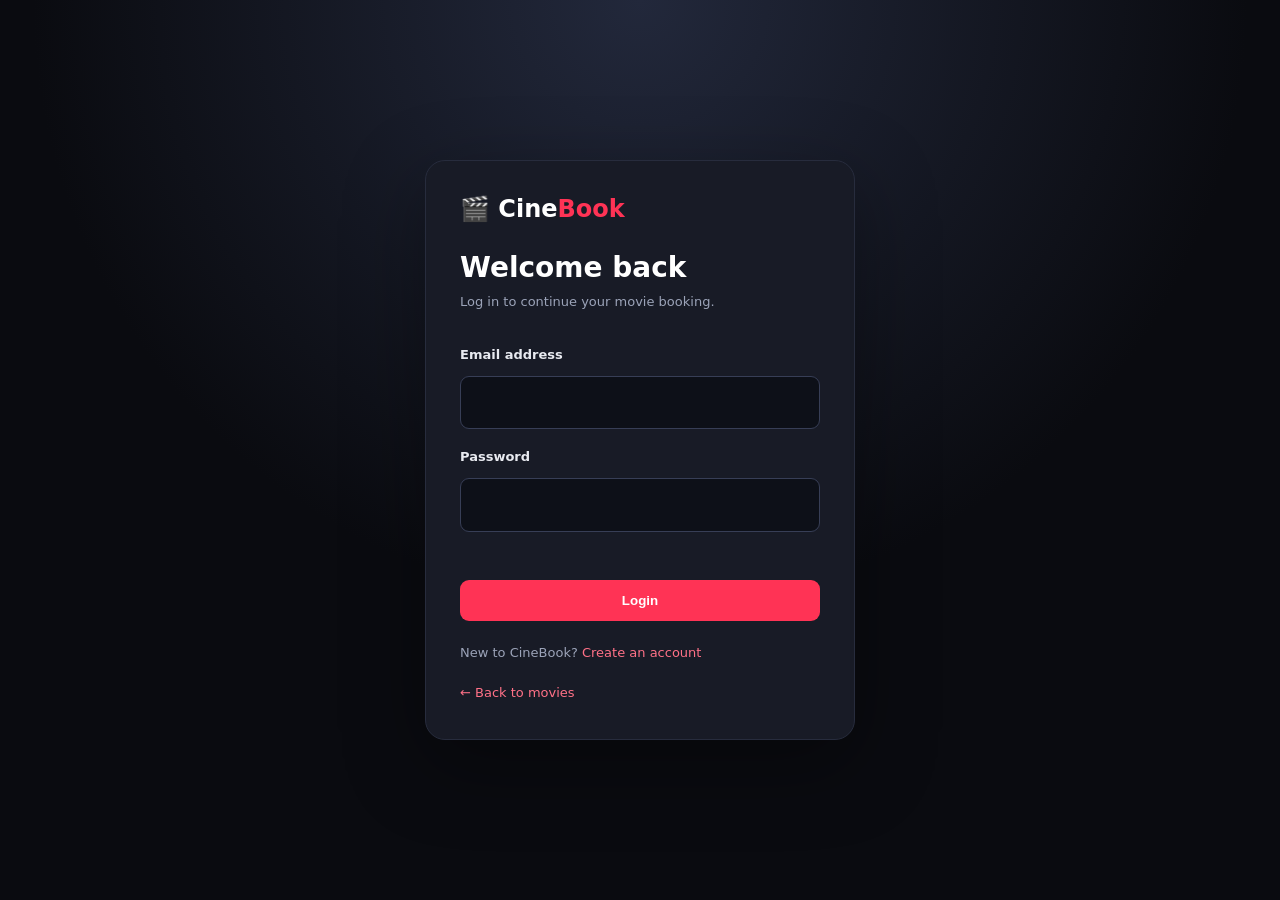
<file: src/main/resources/static/login.html>
<!DOCTYPE html>
<html lang="en"><head><meta charset="UTF-8"><meta name="viewport" content="width=device-width, initial-scale=1.0"><title>Login | CineBook</title><link rel="stylesheet" href="style.css"></head>
<body class="auth-page"><main class="auth-card"><a class="auth-brand" href="index.html">🎬 Cine<span>Book</span></a><h1>Welcome back</h1><p class="auth-subtitle">Log in to continue your movie booking.</p>
<form id="loginForm"><label for="email">Email address</label><input id="email" name="email" type="email" autocomplete="email" required><label for="password">Password</label><input id="password" name="password" type="password" autocomplete="current-password" required><p class="auth-message" id="authMessage" role="alert"></p><button class="auth-submit" type="submit">Login</button></form>
<p class="auth-switch">New to CineBook? <a id="registerLink" href="register.html">Create an account</a></p><a class="auth-back" href="index.html">← Back to movies</a></main><script src="auth.js"></script></body></html>
</file>
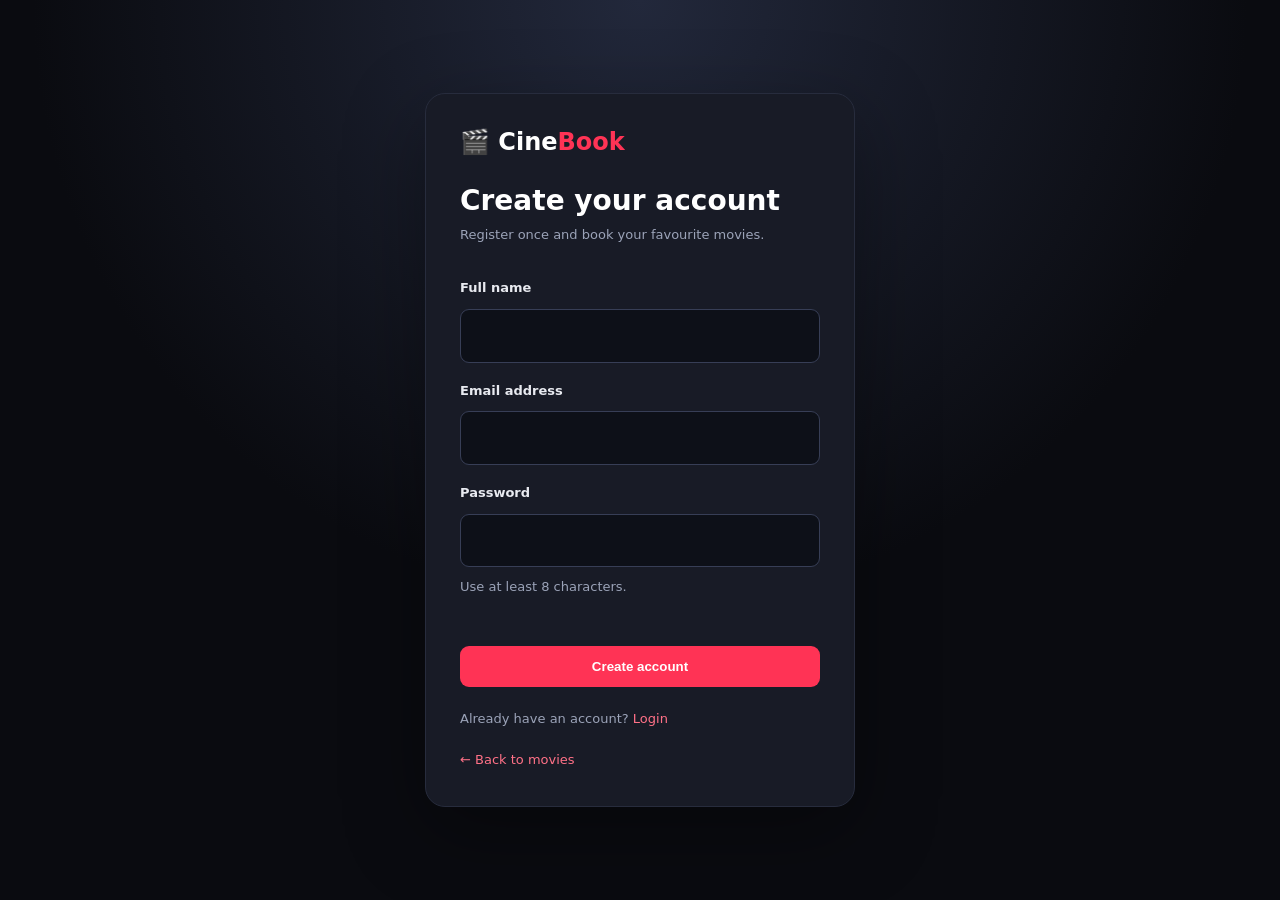
<file: src/main/resources/static/register.html>
<!DOCTYPE html>
<html lang="en"><head><meta charset="UTF-8"><meta name="viewport" content="width=device-width, initial-scale=1.0"><title>Create account | CineBook</title><link rel="stylesheet" href="style.css"></head>
<body class="auth-page"><main class="auth-card"><a class="auth-brand" href="index.html">🎬 Cine<span>Book</span></a><h1>Create your account</h1><p class="auth-subtitle">Register once and book your favourite movies.</p>
<form id="registerForm"><label for="name">Full name</label><input id="name" name="name" type="text" autocomplete="name" minlength="2" maxlength="80" required><label for="email">Email address</label><input id="email" name="email" type="email" autocomplete="email" maxlength="120" required><label for="password">Password</label><input id="password" name="password" type="password" autocomplete="new-password" minlength="8" maxlength="72" required><p class="auth-hint">Use at least 8 characters.</p><p class="auth-message" id="authMessage" role="alert"></p><button class="auth-submit" type="submit">Create account</button></form>
<p class="auth-switch">Already have an account? <a id="loginLink" href="login.html">Login</a></p><a class="auth-back" href="index.html">← Back to movies</a></main><script src="auth.js"></script></body></html>
</file>
<file: src/main/resources/static/style.css>
:root {
    --bg-primary: #0a0b10;
    --bg-surface: #12141c;
    --bg-card: #181b26;
    --bg-card-hover: #202434;
    --border-color: #272c3d;
    --border-light: #373e56;
    
    --accent-red: #ff3355;
    --accent-hover: #e62243;
    --accent-glow: rgba(255, 51, 85, 0.35);

    --accent-gold: #ffb703;
    --accent-green: #06d6a0;
    --accent-cyan: #118ab2;

    --text-white: #ffffff;
    --text-muted: #9ba3b8;
    --text-dim: #6b7280;

    --font-main: 'Plus Jakarta Sans', system-ui, -apple-system, sans-serif;
    --font-heading: 'Space Grotesk', system-ui, sans-serif;

    --radius-sm: 8px;
    --radius-md: 14px;
    --radius-lg: 20px;
}

* {
    margin: 0;
    padding: 0;
    box-sizing: border-box;
}

html {
    scroll-behavior: smooth;
}

body {
    font-family: var(--font-main);
    background-color: var(--bg-primary);
    color: var(--text-white);
    line-height: 1.6;
    overflow-x: hidden;
}

/* ======================================================== */
/* NAVBAR */
/* ======================================================== */
.navbar {
    position: sticky;
    top: 0;
    z-index: 100;
    background: rgba(18, 20, 28, 0.85);
    backdrop-filter: blur(16px);
    -webkit-backdrop-filter: blur(16px);
    border-bottom: 1px solid var(--border-color);
    padding: 14px 6%;
    display: flex;
    justify-content: space-between;
    align-items: center;
    gap: 20px;
}

.nav-brand {
    display: flex;
    align-items: center;
    gap: 12px;
}

.logo {
    font-family: var(--font-heading);
    font-size: 24px;
    font-weight: 700;
    color: var(--text-white);
    text-decoration: none;
    display: flex;
    align-items: center;
    gap: 8px;
}

.logo .accent {
    color: var(--accent-red);
}

.badge-tag {
    font-size: 11px;
    font-weight: 700;
    background: rgba(6, 214, 160, 0.15);
    color: var(--accent-green);
    border: 1px solid rgba(6, 214, 160, 0.3);
    padding: 3px 9px;
    border-radius: 20px;
    letter-spacing: 0.5px;
    text-transform: uppercase;
}

.nav-links {
    display: flex;
    align-items: center;
    gap: 24px;
}

.nav-links a {
    color: var(--text-muted);
    text-decoration: none;
    font-weight: 500;
    font-size: 14px;
    transition: color 0.2s;
}

.nav-links a:hover,
.nav-links a.active {
    color: var(--accent-red);
}

.nav-bookings-btn {
    background: var(--bg-card);
    border: 1px solid var(--border-color);
    color: var(--text-white);
    padding: 8px 16px;
    border-radius: var(--radius-sm);
    font-weight: 600;
    font-size: 13px;
    cursor: pointer;
    display: flex;
    align-items: center;
    gap: 8px;
    transition: all 0.2s;
}

.nav-bookings-btn:hover {
    background: var(--bg-card-hover);
    border-color: var(--accent-red);
}

.booking-count {
    background: var(--accent-red);
    color: white;
    font-size: 11px;
    padding: 1px 7px;
    border-radius: 12px;
}

.user-profile-pill {
    display: flex;
    align-items: center;
    gap: 10px;
    background: rgba(255, 255, 255, 0.05);
    border: 1px solid var(--border-color);
    padding: 6px 14px;
    border-radius: 30px;
}

.avatar-circle {
    font-size: 16px;
}

.user-meta {
    display: flex;
    flex-direction: column;
    line-height: 1.2;
}

.user-name {
    font-size: 13px;
    font-weight: 700;
}

.user-role {
    font-size: 10px;
    color: var(--text-muted);
}

/* ======================================================== */
/* HERO SECTION */
/* ======================================================== */
.hero {
    position: relative;
    min-height: 480px;
    padding: 70px 6%;
    display: flex;
    align-items: center;
    background: url('https://images.unsplash.com/photo-1489599849927-2ee91cede3ba?auto=format&fit=crop&w=1920&q=85') center/cover no-repeat;
    overflow: hidden;
}

.hero-overlay {
    position: absolute;
    inset: 0;
    background: linear-gradient(90deg, #0a0b10 10%, rgba(10, 11, 16, 0.9) 45%, rgba(10, 11, 16, 0.6) 100%);
}

.hero-content {
    position: relative;
    z-index: 2;
    max-width: 660px;
}

.pill-banner {
    display: inline-block;
    background: rgba(255, 51, 85, 0.15);
    color: var(--accent-red);
    border: 1px solid rgba(255, 51, 85, 0.3);
    padding: 6px 14px;
    border-radius: 20px;
    font-size: 12px;
    font-weight: 700;
    letter-spacing: 0.5px;
    margin-bottom: 20px;
}

.hero h1 {
    font-family: var(--font-heading);
    font-size: clamp(38px, 5.5vw, 64px);
    line-height: 1.1;
    margin-bottom: 20px;
    font-weight: 800;
}

.hero h1 .accent {
    color: var(--accent-red);
}

.hero-description {
    color: var(--text-muted);
    font-size: 16px;
    line-height: 1.6;
    margin-bottom: 30px;
}

.hero-cta-group {
    display: flex;
    gap: 16px;
    flex-wrap: wrap;
    margin-bottom: 40px;
}

.primary-btn {
    background: var(--accent-red);
    color: white;
    border: none;
    padding: 13px 26px;
    border-radius: var(--radius-sm);
    font-weight: 700;
    font-size: 14px;
    cursor: pointer;
    text-decoration: none;
    display: inline-flex;
    align-items: center;
    justify-content: center;
    transition: all 0.25s ease;
}

.primary-btn:hover {
    background: var(--accent-hover);
    transform: translateY(-2px);
    box-shadow: 0 8px 20px var(--accent-glow);
}

.primary-btn:disabled {
    opacity: 0.5;
    cursor: not-allowed;
    transform: none;
    box-shadow: none;
}

.pulse-glow {
    box-shadow: 0 0 25px var(--accent-glow);
}

.secondary-btn {
    background: rgba(255, 255, 255, 0.08);
    border: 1px solid var(--border-color);
    color: var(--text-white);
    padding: 13px 22px;
    border-radius: var(--radius-sm);
    font-weight: 600;
    font-size: 14px;
    cursor: pointer;
    transition: all 0.2s;
}

.secondary-btn:hover {
    background: rgba(255, 255, 255, 0.15);
    border-color: var(--border-light);
}

.hero-stats {
    display: flex;
    align-items: center;
    gap: 20px;
    padding-top: 24px;
    border-top: 1px solid rgba(255, 255, 255, 0.1);
}

.stat-item {
    display: flex;
    flex-direction: column;
}

.stat-number {
    font-family: var(--font-heading);
    font-size: 24px;
    font-weight: 700;
    color: var(--accent-gold);
}

.stat-label {
    font-size: 12px;
    color: var(--text-muted);
}

.stat-divider {
    width: 1px;
    height: 32px;
    background: rgba(255, 255, 255, 0.15);
}

/* ======================================================== */
/* MOVIES SECTION */
/* ======================================================== */
.movies-section {
    padding: 60px 6%;
}

.section-header {
    display: flex;
    justify-content: space-between;
    align-items: flex-end;
    gap: 24px;
    flex-wrap: wrap;
    margin-bottom: 36px;
}

.eyebrow {
    font-size: 11px;
    font-weight: 800;
    letter-spacing: 2px;
    color: var(--accent-red);
    text-transform: uppercase;
    display: block;
    margin-bottom: 6px;
}

.section-header h2 {
    font-family: var(--font-heading);
    font-size: clamp(26px, 3.5vw, 36px);
    font-weight: 700;
}

.search-filter-box {
    display: flex;
    align-items: center;
    gap: 16px;
    flex-wrap: wrap;
}

.search-wrapper {
    position: relative;
    min-width: 260px;
}

.search-icon {
    position: absolute;
    left: 14px;
    top: 50%;
    transform: translateY(-50%);
    font-size: 14px;
    opacity: 0.6;
}

#searchInput {
    width: 100%;
    padding: 11px 16px 11px 40px;
    background: var(--bg-card);
    border: 1px solid var(--border-color);
    border-radius: var(--radius-sm);
    color: white;
    font-size: 14px;
    outline: none;
    transition: border 0.2s;
}

#searchInput:focus {
    border-color: var(--accent-red);
}

.genre-pills {
    display: flex;
    gap: 8px;
}

.genre-pill {
    background: var(--bg-surface);
    border: 1px solid var(--border-color);
    color: var(--text-muted);
    padding: 8px 16px;
    border-radius: 20px;
    font-size: 12px;
    font-weight: 600;
    cursor: pointer;
    transition: all 0.2s;
}

.genre-pill:hover {
    color: white;
    border-color: var(--border-light);
}

.genre-pill.active {
    background: var(--accent-red);
    color: white;
    border-color: var(--accent-red);
}

/* Movie Grid */
.movie-grid {
    display: grid;
    grid-template-columns: repeat(auto-fill, minmax(260px, 1fr));
    gap: 28px;
}

.movie-card {
    background: var(--bg-card);
    border: 1px solid var(--border-color);
    border-radius: var(--radius-md);
    overflow: hidden;
    display: flex;
    flex-direction: column;
    transition: transform 0.25s, border-color 0.25s, box-shadow 0.25s;
}

.movie-card:hover {
    transform: translateY(-6px);
    border-color: var(--border-light);
    box-shadow: 0 16px 32px rgba(0, 0, 0, 0.4);
}

.card-poster-wrap {
    position: relative;
    width: 100%;
    height: 340px;
    overflow: hidden;
    background: #10121a;
}

.movie-poster {
    width: 100%;
    height: 100%;
    object-fit: cover;
    transition: transform 0.4s ease;
}

.movie-card:hover .movie-poster {
    transform: scale(1.05);
}

.card-rating-badge {
    position: absolute;
    top: 12px;
    right: 12px;
    background: rgba(18, 20, 28, 0.85);
    backdrop-filter: blur(8px);
    padding: 4px 10px;
    border-radius: 14px;
    font-size: 12px;
    font-weight: 700;
    color: var(--accent-gold);
    border: 1px solid rgba(255, 183, 3, 0.3);
}

.movie-info {
    padding: 18px;
    display: flex;
    flex-direction: column;
    flex: 1;
}

.movie-info h3 {
    font-size: 18px;
    font-weight: 700;
    margin-bottom: 6px;
    line-height: 1.3;
}

.movie-meta {
    font-size: 12px;
    color: var(--text-muted);
    margin-bottom: 16px;
}

.book-btn {
    margin-top: auto;
    width: 100%;
    padding: 11px;
    background: var(--accent-red);
    color: white;
    border: none;
    border-radius: var(--radius-sm);
    font-weight: 700;
    font-size: 14px;
    cursor: pointer;
    transition: background 0.2s;
}

.book-btn:hover {
    background: var(--accent-hover);
}

/* Status Banner */
.status-banner {
    margin-top: 24px;
    padding: 12px 18px;
    background: var(--bg-card);
    border: 1px solid var(--border-color);
    border-radius: var(--radius-sm);
    font-size: 14px;
    color: var(--accent-gold);
}

/* ======================================================== */
/* FOOTER */
/* ======================================================== */
footer {
    padding: 40px 6%;
    background: var(--bg-primary);
    border-top: 1px solid var(--border-color);
    text-align: center;
}

.footer-logo {
    font-family: var(--font-heading);
    font-size: 22px;
    font-weight: 700;
    margin-bottom: 8px;
}

.footer-logo span {
    color: var(--accent-red);
}

footer p {
    color: var(--text-muted);
    font-size: 13px;
}

.footer-credit {
    margin-top: 8px;
    font-size: 11px;
    color: var(--text-dim);
}

/* ======================================================== */
/* MODALS COMMON SYSTEM */
/* ======================================================== */
.modal-overlay {
    position: fixed;
    inset: 0;
    z-index: 1000;
    background: rgba(4, 5, 8, 0.85);
    backdrop-filter: blur(10px);
    -webkit-backdrop-filter: blur(10px);
    display: none;
    align-items: center;
    justify-content: center;
    padding: 20px;
    overflow-y: auto;
}

.modal-overlay.open {
    display: flex;
}

.modal-card {
    position: relative;
    background: var(--bg-surface);
    border: 1px solid var(--border-color);
    border-radius: var(--radius-lg);
    width: 100%;
    max-width: 540px;
    max-height: 90vh;
    display: flex;
    flex-direction: column;
    box-shadow: 0 24px 60px rgba(0, 0, 0, 0.7);
    animation: modalPop 0.25s cubic-bezier(0.16, 1, 0.3, 1);
}

.modal-card.modal-large {
    max-width: 820px;
}

.modal-card.modal-payment {
    max-width: 620px;
}

.modal-card.modal-small {
    max-width: 420px;
}

.modal-card.modal-ticket {
    max-width: 680px;
}

@keyframes modalPop {
    from {
        opacity: 0;
        transform: scale(0.95) translateY(10px);
    }
    to {
        opacity: 1;
        transform: scale(1) translateY(0);
    }
}

.modal-close-btn {
    position: absolute;
    top: 16px;
    right: 18px;
    background: transparent;
    border: none;
    color: var(--text-muted);
    font-size: 24px;
    cursor: pointer;
    line-height: 1;
    z-index: 10;
    transition: color 0.2s;
}

.modal-close-btn:hover {
    color: var(--accent-red);
}

.modal-header {
    padding: 24px 28px 16px;
    border-bottom: 1px solid var(--border-color);
}

.modal-header h3 {
    font-family: var(--font-heading);
    font-size: 22px;
    font-weight: 700;
}

.modal-subtext {
    font-size: 13px;
    color: var(--text-muted);
    margin-top: 4px;
}

.modal-body {
    padding: 24px 28px;
    overflow-y: auto;
}

.group-label {
    display: block;
    font-size: 12px;
    font-weight: 700;
    text-transform: uppercase;
    color: var(--text-muted);
    letter-spacing: 1px;
    margin-bottom: 12px;
}

/* ======================================================== */
/* STEP 1: SHOWTIMES MODAL */
/* ======================================================== */
.date-pills-row {
    display: flex;
    gap: 10px;
    margin-bottom: 24px;
    flex-wrap: wrap;
}

.date-pill {
    background: var(--bg-card);
    border: 1px solid var(--border-color);
    color: var(--text-muted);
    padding: 10px 18px;
    border-radius: var(--radius-sm);
    font-size: 13px;
    font-weight: 600;
    cursor: pointer;
    transition: all 0.2s;
    text-align: center;
}

.date-pill strong {
    display: block;
    color: white;
    font-size: 15px;
}

.date-pill.active {
    background: var(--accent-red);
    border-color: var(--accent-red);
    color: white;
}

.date-pill.active strong {
    color: white;
}

.shows-list {
    display: flex;
    flex-direction: column;
    gap: 14px;
}

.show-item-card {
    background: var(--bg-card);
    border: 1px solid var(--border-color);
    border-radius: var(--radius-md);
    padding: 16px;
    display: flex;
    justify-content: space-between;
    align-items: center;
    gap: 16px;
    transition: border-color 0.2s;
}

.show-item-card:hover {
    border-color: var(--border-light);
}

.show-screen-name {
    font-weight: 700;
    font-size: 15px;
    color: white;
}

.show-theatre-name {
    font-size: 12px;
    color: var(--text-muted);
}

.show-timing-btn {
    background: rgba(255, 51, 85, 0.12);
    border: 1px solid rgba(255, 51, 85, 0.3);
    color: var(--accent-red);
    padding: 8px 16px;
    border-radius: var(--radius-sm);
    font-weight: 700;
    font-size: 13px;
    cursor: pointer;
    display: flex;
    flex-direction: column;
    align-items: center;
    transition: all 0.2s;
}

.show-timing-btn:hover {
    background: var(--accent-red);
    color: white;
}

.show-price-tag {
    font-size: 11px;
    font-weight: 500;
    opacity: 0.8;
}

/* ======================================================== */
/* STEP 2: SEAT SELECTION MODAL */
/* ======================================================== */
.screen-indicator-box {
    text-align: center;
    margin-bottom: 24px;
}

.cinema-screen-curve {
    width: 80%;
    height: 12px;
    margin: 0 auto 10px;
    background: linear-gradient(180deg, rgba(255, 51, 85, 0.6), transparent);
    border-top: 3px solid var(--accent-red);
    border-radius: 50% 50% 0 0;
    box-shadow: 0 -4px 18px var(--accent-glow);
}

.screen-label {
    font-size: 11px;
    letter-spacing: 2px;
    color: var(--text-muted);
}

.seat-legend {
    display: flex;
    justify-content: center;
    gap: 20px;
    flex-wrap: wrap;
    margin-bottom: 26px;
    padding-bottom: 16px;
    border-bottom: 1px solid var(--border-color);
}

.legend-item {
    display: flex;
    align-items: center;
    gap: 8px;
    font-size: 12px;
    color: var(--text-muted);
}

.seat-sample {
    width: 18px;
    height: 18px;
    border-radius: 4px;
    display: inline-block;
}

.seat-sample.available {
    background: #252a3b;
    border: 1px solid var(--border-light);
}

.seat-sample.selected {
    background: var(--accent-red);
    border: 1px solid var(--accent-red);
    box-shadow: 0 0 10px var(--accent-glow);
}

.seat-sample.booked {
    background: #181a22;
    border: 1px solid #282a35;
    opacity: 0.4;
}

.seat-sample.vip-tier {
    background: rgba(255, 183, 3, 0.2);
    border: 1px solid var(--accent-gold);
}

.seat-sample.premium-tier {
    background: rgba(6, 214, 160, 0.2);
    border: 1px solid var(--accent-green);
}

/* Seat Grid Container */
.seat-grid-container {
    display: flex;
    flex-direction: column;
    gap: 10px;
    align-items: center;
    margin-bottom: 24px;
    max-height: 380px;
    overflow-y: auto;
    padding: 10px;
}

.seat-row {
    display: flex;
    align-items: center;
    gap: 10px;
}

.seat-row-label {
    width: 24px;
    font-size: 12px;
    font-weight: 700;
    color: var(--text-muted);
    text-align: center;
}

.seat-row-seats {
    display: flex;
    gap: 8px;
}

.seat-btn {
    width: 36px;
    height: 36px;
    border-radius: 6px;
    background: #252a3b;
    border: 1px solid var(--border-light);
    color: white;
    font-size: 11px;
    font-weight: 600;
    cursor: pointer;
    transition: all 0.2s cubic-bezier(0.16, 1, 0.3, 1);
    display: flex;
    align-items: center;
    justify-content: center;
}

.seat-btn:hover:not(:disabled) {
    transform: scale(1.15);
    border-color: var(--accent-red);
}

.seat-btn.selected {
    background: var(--accent-red);
    border-color: var(--accent-red);
    color: white;
    box-shadow: 0 0 12px var(--accent-glow);
    transform: scale(1.1);
}

.seat-btn:disabled,
.seat-btn.booked {
    background: #15171f;
    border-color: #222430;
    color: #4b5166;
    cursor: not-allowed;
    text-decoration: line-through;
    opacity: 0.45;
}

/* VIP & Premium seats coloring */
.seat-btn.seat-vip {
    border-color: var(--accent-gold);
}

.seat-btn.seat-premium {
    border-color: var(--accent-green);
}

/* Seat Selection Bottom Summary */
.booking-summary-bar {
    background: var(--bg-card);
    border: 1px solid var(--border-color);
    border-radius: var(--radius-md);
    padding: 18px 24px;
    display: flex;
    justify-content: space-between;
    align-items: center;
    gap: 20px;
    flex-wrap: wrap;
}

.summary-details {
    display: flex;
    flex-direction: column;
    gap: 4px;
}

.summary-line {
    font-size: 13px;
    color: var(--text-muted);
}

.summary-line strong {
    color: white;
}

.summary-total-box {
    display: flex;
    flex-direction: column;
}

.total-label {
    font-size: 11px;
    text-transform: uppercase;
    color: var(--text-muted);
    font-weight: 700;
}

.total-amount {
    font-family: var(--font-heading);
    font-size: 24px;
    font-weight: 700;
    color: var(--accent-red);
}

.proceed-pay-btn {
    padding: 12px 24px;
}

/* ======================================================== */
/* STEP 3: PAYMENT GATEWAY MODAL */
/* ======================================================== */
.payment-header {
    display: flex;
    justify-content: space-between;
    align-items: center;
    padding-right: 50px;
}

.gateway-branding {
    display: flex;
    align-items: center;
    gap: 12px;
}

.gateway-icon {
    font-size: 28px;
}

.sandbox-pill {
    font-size: 11px;
    font-weight: 700;
    background: rgba(6, 214, 160, 0.15);
    color: var(--accent-green);
    border: 1px solid rgba(6, 214, 160, 0.3);
    padding: 3px 9px;
    border-radius: 12px;
    letter-spacing: 0.5px;
}

.pay-amount-badge {
    text-align: right;
}

.amount-title {
    display: block;
    font-size: 11px;
    color: var(--text-muted);
    text-transform: uppercase;
}

.amount-value {
    font-family: var(--font-heading);
    font-size: 22px;
    font-weight: 700;
    color: var(--accent-red);
}

.order-summary-box {
    background: var(--bg-card);
    border: 1px solid var(--border-color);
    border-radius: var(--radius-sm);
    padding: 14px 18px;
    margin-bottom: 20px;
}

.order-row {
    display: flex;
    justify-content: space-between;
    font-size: 13px;
    padding: 3px 0;
}

.order-row .label {
    color: var(--text-muted);
}

.highlight-seats {
    color: var(--accent-gold);
}

/* Payment Tabs */
.payment-tabs-header {
    display: grid;
    grid-template-columns: repeat(4, 1fr);
    gap: 8px;
    margin-bottom: 20px;
}

.pay-tab {
    background: var(--bg-card);
    border: 1px solid var(--border-color);
    border-radius: var(--radius-sm);
    color: var(--text-muted);
    padding: 10px 8px;
    font-size: 12px;
    font-weight: 600;
    cursor: pointer;
    transition: all 0.2s;
    display: flex;
    align-items: center;
    justify-content: center;
    gap: 6px;
}

.pay-tab:hover {
    color: white;
    border-color: var(--border-light);
}

.pay-tab.active {
    background: rgba(255, 51, 85, 0.12);
    border-color: var(--accent-red);
    color: var(--accent-red);
}

.pay-tab-content {
    display: none;
    margin-bottom: 22px;
    animation: fadeIn 0.2s;
}

.pay-tab-content.active {
    display: block;
}

@keyframes fadeIn {
    from { opacity: 0; }
    to { opacity: 1; }
}

/* UPI Tab */
.upi-method-grid {
    display: flex;
    align-items: center;
    gap: 20px;
    background: var(--bg-card);
    border: 1px solid var(--border-color);
    border-radius: var(--radius-md);
    padding: 20px;
}

.simulated-qr-box {
    background: white;
    padding: 10px;
    border-radius: var(--radius-sm);
    text-align: center;
    display: flex;
    flex-direction: column;
    align-items: center;
}

.qr-image {
    width: 120px;
    height: 120px;
}

.qr-label {
    font-size: 10px;
    color: #333;
    font-weight: 600;
    margin-top: 4px;
}

.or-separator {
    color: var(--text-dim);
    font-size: 12px;
    font-weight: 700;
}

.upi-input-col {
    flex: 1;
}

.input-with-button {
    display: flex;
    gap: 8px;
    margin-top: 8px;
}

.input-with-button input,
.form-group input {
    width: 100%;
    padding: 10px 14px;
    background: #141722;
    border: 1px solid var(--border-color);
    border-radius: var(--radius-sm);
    color: white;
    font-size: 14px;
    outline: none;
}

.input-with-button input:focus,
.form-group input:focus {
    border-color: var(--accent-red);
}

.preset-btn {
    background: var(--bg-surface);
    border: 1px solid var(--border-light);
    color: var(--text-white);
    padding: 8px 12px;
    border-radius: var(--radius-sm);
    font-size: 12px;
    font-weight: 600;
    cursor: pointer;
    white-space: nowrap;
}

.preset-btn:hover {
    border-color: var(--accent-red);
}

.input-help {
    font-size: 11px;
    color: var(--text-muted);
    margin-top: 6px;
}

/* Card Tab: 3D Preview */
.virtual-card-preview {
    background: linear-gradient(135deg, #2b1055, #7597de);
    border-radius: var(--radius-md);
    padding: 20px 24px;
    margin-bottom: 20px;
    position: relative;
    box-shadow: 0 10px 25px rgba(0, 0, 0, 0.4);
}

.card-chip {
    width: 40px;
    height: 28px;
    background: #f1c40f;
    border-radius: 4px;
    margin-bottom: 20px;
    box-shadow: inset 0 0 4px rgba(0,0,0,0.3);
}

.card-number-display {
    font-family: 'Space Grotesk', monospace;
    font-size: 18px;
    letter-spacing: 2.5px;
    margin-bottom: 16px;
    color: #fff;
    text-shadow: 0 1px 2px rgba(0,0,0,0.4);
}

.card-footer-display {
    display: flex;
    justify-content: space-between;
}

.card-sub {
    display: block;
    font-size: 9px;
    color: rgba(255, 255, 255, 0.7);
    letter-spacing: 1px;
}

.card-val {
    font-size: 13px;
    font-weight: 700;
    color: #fff;
}

.card-form-grid {
    display: flex;
    flex-direction: column;
    gap: 12px;
}

.form-group {
    display: flex;
    flex-direction: column;
    gap: 6px;
}

.form-group label {
    font-size: 12px;
    color: var(--text-muted);
}

.label-row {
    display: flex;
    justify-content: space-between;
    align-items: center;
}

.text-link-btn {
    background: none;
    border: none;
    color: var(--accent-gold);
    font-size: 11px;
    font-weight: 700;
    cursor: pointer;
}

.text-link-btn:hover {
    text-decoration: underline;
}

.form-row-2 {
    display: grid;
    grid-template-columns: 1fr 1fr;
    gap: 14px;
}

/* Net Banking Tab */
.bank-grid {
    display: grid;
    grid-template-columns: repeat(3, 1fr);
    gap: 10px;
}

.bank-btn {
    background: var(--bg-card);
    border: 1px solid var(--border-color);
    border-radius: var(--radius-sm);
    color: white;
    padding: 14px 10px;
    font-size: 12px;
    font-weight: 600;
    cursor: pointer;
    display: flex;
    flex-direction: column;
    align-items: center;
    gap: 6px;
    transition: all 0.2s;
}

.bank-btn:hover {
    border-color: var(--border-light);
}

.bank-btn.active {
    background: rgba(255, 51, 85, 0.12);
    border-color: var(--accent-red);
    color: var(--accent-red);
}

.bank-logo {
    font-size: 22px;
}

/* Wallet Tab */
.wallet-box {
    background: var(--bg-card);
    border: 1px solid var(--border-color);
    border-radius: var(--radius-md);
    padding: 18px 20px;
    display: flex;
    justify-content: space-between;
    align-items: center;
}

.wallet-info {
    display: flex;
    align-items: center;
    gap: 14px;
}

.wallet-icon {
    font-size: 30px;
}

.wallet-balance {
    font-size: 13px;
    color: var(--accent-green);
    font-weight: 600;
}

.wallet-badge {
    background: rgba(6, 214, 160, 0.15);
    color: var(--accent-green);
    font-size: 11px;
    font-weight: 700;
    padding: 4px 10px;
    border-radius: 20px;
}

.wallet-note {
    font-size: 12px;
    color: var(--text-muted);
    margin-top: 10px;
}

/* Error Banner */
.payment-error-banner {
    background: rgba(230, 57, 70, 0.15);
    border: 1px solid #e63946;
    color: #ff6b6b;
    padding: 10px 14px;
    border-radius: var(--radius-sm);
    font-size: 13px;
    margin-bottom: 16px;
}

.pay-now-btn {
    width: 100%;
    padding: 14px;
    font-size: 15px;
}

/* ======================================================== */
/* STEP 4: PROCESSING OVERLAY */
/* ======================================================== */
.processing-overlay {
    position: fixed;
    inset: 0;
    z-index: 2000;
    background: rgba(5, 6, 10, 0.92);
    backdrop-filter: blur(12px);
    display: none;
    align-items: center;
    justify-content: center;
    padding: 20px;
}

.processing-overlay.open {
    display: flex;
}

.processing-card {
    text-align: center;
    max-width: 440px;
}

.pulse-spinner {
    width: 60px;
    height: 60px;
    border: 4px solid rgba(255, 51, 85, 0.2);
    border-top-color: var(--accent-red);
    border-radius: 50%;
    margin: 0 auto 24px;
    animation: spin 0.8s linear infinite;
}

@keyframes spin {
    to { transform: rotate(360deg); }
}

.processing-card h3 {
    font-family: var(--font-heading);
    font-size: 20px;
    margin-bottom: 8px;
}

.processing-card p {
    color: var(--text-muted);
    font-size: 14px;
    margin-bottom: 24px;
}

.progress-bar-wrap {
    width: 100%;
    height: 6px;
    background: rgba(255, 255, 255, 0.1);
    border-radius: 3px;
    overflow: hidden;
}

.progress-bar-fill {
    height: 100%;
    width: 0%;
    background: var(--accent-red);
    transition: width 0.3s ease;
}

/* ======================================================== */
/* STEP 5: DIGITAL CINEMA TICKET */
/* ======================================================== */
.ticket-celebration {
    text-align: center;
    padding: 24px 20px 10px;
}

.success-checkmark {
    width: 52px;
    height: 52px;
    background: var(--accent-green);
    color: #0b0b10;
    border-radius: 50%;
    display: flex;
    align-items: center;
    justify-content: center;
    font-size: 28px;
    font-weight: 900;
    margin: 0 auto 12px;
}

.ticket-celebration h2 {
    font-family: var(--font-heading);
    font-size: 24px;
    font-weight: 700;
}

.ticket-celebration p {
    color: var(--text-muted);
    font-size: 13px;
}

/* Perforated Cinema Ticket Slip */
.cinema-ticket-slip {
    background: #1e2230;
    border: 1px solid var(--border-light);
    border-radius: var(--radius-md);
    margin: 20px 24px;
    overflow: hidden;
    box-shadow: 0 10px 30px rgba(0,0,0,0.5);
}

.ticket-header-strip {
    background: #141724;
    padding: 10px 20px;
    display: flex;
    justify-content: space-between;
    align-items: center;
    border-bottom: 1px solid var(--border-color);
}

.ticket-brand {
    font-size: 13px;
    font-weight: 700;
    color: white;
}

.ticket-status-badge {
    background: rgba(6, 214, 160, 0.2);
    color: var(--accent-green);
    border: 1px solid rgba(6, 214, 160, 0.4);
    font-size: 10px;
    font-weight: 800;
    padding: 2px 8px;
    border-radius: 10px;
}

.ticket-body {
    display: flex;
    position: relative;
}

.ticket-left {
    width: 120px;
    background: #10121a;
    flex-shrink: 0;
}

.ticket-poster {
    width: 100%;
    height: 100%;
    object-fit: cover;
}

.ticket-center {
    padding: 18px 20px;
    flex: 1;
}

.ticket-movie-title {
    font-family: var(--font-heading);
    font-size: 19px;
    font-weight: 700;
    color: white;
}

.ticket-genre {
    font-size: 12px;
    color: var(--text-muted);
    margin-bottom: 14px;
}

.ticket-grid-meta {
    display: grid;
    grid-template-columns: 1fr 1fr;
    gap: 12px;
    margin-bottom: 14px;
    font-size: 12px;
}

.ticket-meta-label {
    display: block;
    font-size: 10px;
    font-weight: 700;
    color: var(--text-dim);
    letter-spacing: 0.5px;
}

.ticket-seat-badges {
    display: flex;
    gap: 6px;
    flex-wrap: wrap;
    margin-top: 3px;
}

.seat-pill {
    background: var(--accent-red);
    color: white;
    font-weight: 700;
    font-size: 11px;
    padding: 2px 8px;
    border-radius: 4px;
}

.ticket-payment-footer {
    display: flex;
    justify-content: space-between;
    align-items: flex-end;
    padding-top: 10px;
    border-top: 1px dashed var(--border-color);
}

.badge-success {
    font-size: 11px;
    color: var(--accent-green);
    font-weight: 700;
}

.txn-reference span {
    font-size: 11px;
    font-family: monospace;
    color: var(--text-muted);
}

.amount-paid strong {
    font-size: 16px;
    color: var(--accent-gold);
}

/* Stub / Barcode */
.ticket-right-stub {
    width: 110px;
    border-left: 2px dashed #2d3348;
    background: #161824;
    display: flex;
    flex-direction: column;
    align-items: center;
    justify-content: center;
    padding: 12px;
    position: relative;
    flex-shrink: 0;
}

.stub-notch-top {
    position: absolute;
    top: -12px;
    left: -12px;
    width: 22px;
    height: 22px;
    background: var(--bg-surface);
    border-radius: 50%;
}

.stub-notch-bottom {
    position: absolute;
    bottom: -12px;
    left: -12px;
    width: 22px;
    height: 22px;
    background: var(--bg-surface);
    border-radius: 50%;
}

.barcode-graphic {
    display: flex;
    flex-direction: column;
    align-items: center;
}

.barcode-lines {
    width: 70px;
    height: 60px;
    background: repeating-linear-gradient(
        to right,
        #fff 0,
        #fff 2px,
        transparent 2px,
        transparent 4px,
        #fff 4px,
        #fff 7px,
        transparent 7px,
        transparent 9px
    );
    margin-bottom: 4px;
}

.barcode-number {
    font-family: monospace;
    font-size: 9px;
    color: var(--text-muted);
}

.stub-note {
    font-size: 8px;
    text-align: center;
    color: var(--text-dim);
    margin-top: 8px;
}

.ticket-modal-actions {
    display: flex;
    justify-content: flex-end;
    gap: 14px;
    padding: 10px 24px 24px;
}

/* ======================================================== */
/* MY BOOKINGS HISTORY MODAL */
/* ======================================================== */
.bookings-history-list {
    display: flex;
    flex-direction: column;
    gap: 14px;
    max-height: 520px;
    overflow-y: auto;
}

.history-card {
    background: var(--bg-card);
    border: 1px solid var(--border-color);
    border-radius: var(--radius-md);
    padding: 16px 20px;
    display: flex;
    justify-content: space-between;
    align-items: center;
    gap: 20px;
    transition: border-color 0.2s;
}

.history-card:hover {
    border-color: var(--border-light);
}

.history-main-info h4 {
    font-size: 16px;
    font-weight: 700;
}

.history-sub {
    font-size: 12px;
    color: var(--text-muted);
    margin: 4px 0 8px;
}

.history-seats-row {
    display: flex;
    gap: 6px;
    flex-wrap: wrap;
}

.history-actions {
    display: flex;
    flex-direction: column;
    align-items: flex-end;
    gap: 8px;
}

.history-amount {
    font-family: var(--font-heading);
    font-size: 17px;
    font-weight: 700;
    color: var(--accent-gold);
}

.view-ticket-btn {
    background: rgba(255, 51, 85, 0.15);
    border: 1px solid rgba(255, 51, 85, 0.3);
    color: var(--accent-red);
    padding: 6px 12px;
    border-radius: var(--radius-sm);
    font-size: 12px;
    font-weight: 600;
    cursor: pointer;
    transition: all 0.2s;
}

.view-ticket-btn:hover {
    background: var(--accent-red);
    color: white;
}

/* ======================================================== */
/* LOADING & SPINNER */
/* ======================================================== */
.loading-state {
    padding: 40px;
    text-align: center;
    color: var(--text-muted);
    grid-column: 1 / -1;
}

.spinner {
    width: 32px;
    height: 32px;
    border: 3px solid rgba(255, 255, 255, 0.1);
    border-top-color: var(--accent-red);
    border-radius: 50%;
    margin: 0 auto 12px;
    animation: spin 0.8s linear infinite;
}

.otp-field {
    font-family: 'Space Grotesk', monospace;
    font-size: 26px;
    letter-spacing: 8px;
    text-align: center;
    width: 220px;
    padding: 10px;
    margin: 12px auto;
    background: #141722;
    border: 2px solid var(--accent-red);
    border-radius: var(--radius-sm);
    color: white;
}

.mt-2 { margin-top: 8px; }
.mt-3 { margin-top: 16px; }

/* ======================================================== */
/* PRINT STYLES (SINGLE-PAGE DIGITAL TICKET PDF EXPORT)     */
/* ======================================================== */
@media print {
    /* 1. Force strict single-page geometry and remove browser margins */
    @page {
        size: A4 portrait;
        margin: 12mm 10mm;
    }

    /* 2. Completely eliminate all non-ticket elements from layout flow */
    header,
    nav,
    main,
    footer,
    #showtimeModal,
    #seatModal,
    #paymentModal,
    #otpModal,
    #processingOverlay,
    #myBookingsModal,
    .modal-overlay:not(#ticketModal),
    .modal-close-btn,
    .ticket-celebration,
    .ticket-modal-actions,
    .navbar,
    .hero,
    .movies-section,
    #userProfilePill,
    #globalStatusMsg {
        display: none !important;
        height: 0 !important;
        margin: 0 !important;
        padding: 0 !important;
        overflow: hidden !important;
    }

    body > *:not(#ticketModal) {
        display: none !important;
        height: 0 !important;
        margin: 0 !important;
        padding: 0 !important;
    }

    /* 3. Reset root and body layout to fit exactly one page */
    html, body {
        background: #ffffff !important;
        color: #0f172a !important;
        margin: 0 !important;
        padding: 0 !important;
        width: 100% !important;
        height: auto !important;
        min-height: auto !important;
        max-height: 100% !important;
        overflow: visible !important;
        -webkit-print-color-adjust: exact !important;
        print-color-adjust: exact !important;
    }

    /* 4. Ticket modal container: static flow, no fixed overlay or dark backdrop */
    #ticketModal {
        position: static !important;
        display: block !important;
        visibility: visible !important;
        background: transparent !important;
        backdrop-filter: none !important;
        -webkit-backdrop-filter: none !important;
        padding: 0 !important;
        margin: 0 auto !important;
        width: 100% !important;
        height: auto !important;
        min-height: auto !important;
        max-height: none !important;
        overflow: visible !important;
        box-shadow: none !important;
    }

    #ticketModal .modal-card,
    #ticketModal .modal-ticket {
        position: static !important;
        display: block !important;
        visibility: visible !important;
        background: transparent !important;
        border: none !important;
        box-shadow: none !important;
        padding: 0 !important;
        margin: 0 auto !important;
        width: 100% !important;
        max-width: 700px !important;
        height: auto !important;
        min-height: auto !important;
        max-height: none !important;
        overflow: visible !important;
        animation: none !important;
    }

    /* 5. Printable Ticket Slip */
    #printableTicket,
    .cinema-ticket-slip {
        display: block !important;
        visibility: visible !important;
        width: 100% !important;
        max-width: 680px !important;
        margin: 10px auto !important;
        background: #ffffff !important;
        color: #0f172a !important;
        border: 2px solid #1e293b !important;
        border-radius: 12px !important;
        box-shadow: none !important;
        overflow: hidden !important;
        page-break-inside: avoid !important;
        break-inside: avoid !important;
        page-break-after: avoid !important;
        break-after: avoid !important;
        page-break-before: avoid !important;
        break-before: avoid !important;
    }

    .ticket-header-strip {
        background: #0f172a !important;
        color: #ffffff !important;
        padding: 12px 20px !important;
        display: flex !important;
        justify-content: space-between !important;
        align-items: center !important;
        border-bottom: 2px solid #1e293b !important;
        -webkit-print-color-adjust: exact !important;
        print-color-adjust: exact !important;
    }

    .ticket-brand {
        color: #ffffff !important;
        font-size: 14px !important;
        font-weight: 700 !important;
    }

    .ticket-status-badge {
        background: #06d6a0 !important;
        color: #0b0b10 !important;
        border: 1px solid #05b385 !important;
        font-size: 11px !important;
        font-weight: 800 !important;
        padding: 3px 10px !important;
        border-radius: 12px !important;
        -webkit-print-color-adjust: exact !important;
        print-color-adjust: exact !important;
    }

    .ticket-body {
        display: flex !important;
        flex-direction: row !important;
        position: relative !important;
        background: #ffffff !important;
        min-height: 220px !important;
    }

    .ticket-left {
        width: 140px !important;
        min-width: 140px !important;
        max-width: 140px !important;
        height: auto !important;
        background: #f1f5f9 !important;
        flex-shrink: 0 !important;
    }

    .ticket-poster {
        width: 100% !important;
        height: 100% !important;
        max-height: 240px !important;
        object-fit: cover !important;
        display: block !important;
    }

    .ticket-center {
        padding: 16px 20px !important;
        flex: 1 !important;
        background: #ffffff !important;
    }

    .ticket-movie-title {
        font-size: 20px !important;
        font-weight: 800 !important;
        color: #0f172a !important;
        margin: 0 0 4px 0 !important;
    }

    .ticket-genre {
        font-size: 12px !important;
        color: #64748b !important;
        margin-bottom: 14px !important;
    }

    .ticket-grid-meta {
        display: grid !important;
        grid-template-columns: 1fr 1fr !important;
        gap: 12px !important;
        margin-bottom: 14px !important;
        font-size: 12px !important;
    }

    .ticket-meta-label {
        display: block !important;
        font-size: 10px !important;
        font-weight: 700 !important;
        color: #64748b !important;
        letter-spacing: 0.5px !important;
        text-transform: uppercase !important;
        margin-bottom: 2px !important;
    }

    .ticket-grid-meta strong,
    #ticketDateTime,
    #ticketTheatreScreen {
        color: #0f172a !important;
        font-size: 13px !important;
        font-weight: 700 !important;
    }

    .ticket-seat-badges {
        display: flex !important;
        gap: 6px !important;
        flex-wrap: wrap !important;
        margin-top: 2px !important;
    }

    .seat-pill {
        background: #e63946 !important;
        color: #ffffff !important;
        font-weight: 700 !important;
        font-size: 11px !important;
        padding: 3px 8px !important;
        border-radius: 4px !important;
        -webkit-print-color-adjust: exact !important;
        print-color-adjust: exact !important;
    }

    #ticketNumberDisplay {
        font-family: monospace !important;
        font-size: 12px !important;
        font-weight: 700 !important;
        color: #0f172a !important;
        background: #f1f5f9 !important;
        padding: 2px 6px !important;
        border-radius: 4px !important;
        -webkit-print-color-adjust: exact !important;
        print-color-adjust: exact !important;
    }

    .ticket-payment-footer {
        display: flex !important;
        justify-content: space-between !important;
        align-items: flex-end !important;
        padding-top: 10px !important;
        border-top: 1px dashed #cbd5e1 !important;
    }

    .badge-success {
        font-size: 11px !important;
        color: #059669 !important;
        font-weight: 800 !important;
    }

    .txn-reference span {
        font-size: 11px !important;
        font-family: monospace !important;
        color: #475569 !important;
    }

    .amount-paid strong {
        font-size: 16px !important;
        color: #b45309 !important;
        font-weight: 800 !important;
    }

    .ticket-right-stub {
        width: 130px !important;
        min-width: 130px !important;
        max-width: 130px !important;
        border-left: 2px dashed #94a3b8 !important;
        border-top: none !important;
        background: #f8fafc !important;
        display: flex !important;
        flex-direction: column !important;
        align-items: center !important;
        justify-content: center !important;
        padding: 14px 10px !important;
        position: relative !important;
        flex-shrink: 0 !important;
        -webkit-print-color-adjust: exact !important;
        print-color-adjust: exact !important;
    }

    .stub-notch-top {
        position: absolute !important;
        top: -12px !important;
        left: -12px !important;
        width: 22px !important;
        height: 22px !important;
        background: #ffffff !important;
        border: 2px solid #1e293b !important;
        border-radius: 50% !important;
        display: block !important;
    }

    .stub-notch-bottom {
        position: absolute !important;
        bottom: -12px !important;
        left: -12px !important;
        width: 22px !important;
        height: 22px !important;
        background: #ffffff !important;
        border: 2px solid #1e293b !important;
        border-radius: 50% !important;
        display: block !important;
    }

    .barcode-graphic {
        display: flex !important;
        flex-direction: column !important;
        align-items: center !important;
    }

    .barcode-lines {
        width: 76px !important;
        height: 60px !important;
        background: repeating-linear-gradient(
            to right,
            #0f172a 0,
            #0f172a 2px,
            transparent 2px,
            transparent 4px,
            #0f172a 4px,
            #0f172a 7px,
            transparent 7px,
            transparent 9px
        ) !important;
        margin-bottom: 6px !important;
        -webkit-print-color-adjust: exact !important;
        print-color-adjust: exact !important;
    }

    .barcode-number {
        font-family: monospace !important;
        font-size: 10px !important;
        font-weight: 700 !important;
        color: #334155 !important;
    }

    .stub-note {
        font-size: 8px !important;
        text-align: center !important;
        color: #64748b !important;
        margin-top: 8px !important;
    }

    /* Print instruction footer note */
    .cinema-ticket-slip::after {
        content: "CineBook Official E-Ticket • Show this barcode or digital pass at cinema gate for entry" !important;
        display: block !important;
        text-align: center !important;
        font-size: 9px !important;
        font-weight: 600 !important;
        color: #64748b !important;
        padding: 6px 12px !important;
        background: #f8fafc !important;
        border-top: 1px solid #e2e8f0 !important;
    }
}

/* ======================================================== */
/* RESPONSIVE BREAKPOINTS */
/* ======================================================== */
@media (max-width: 768px) {
    .navbar {
        flex-wrap: wrap;
        padding: 12px 4%;
    }

    .nav-links {
        order: 3;
        width: 100%;
        justify-content: center;
        gap: 16px;
    }

    .hero {
        padding: 60px 4%;
    }

    .movies-section {
        padding: 40px 4%;
    }

    .ticket-body {
        flex-direction: column;
    }

    .ticket-left {
        width: 100%;
        height: 160px;
    }

    .ticket-right-stub {
        width: 100%;
        border-left: none;
        border-top: 2px dashed #2d3348;
        padding: 16px;
    }

    .stub-notch-top, .stub-notch-bottom {
        display: none;
    }

    .payment-tabs-header {
        grid-template-columns: repeat(2, 1fr);
    }
}


/* Account login and registration */
.auth-nav-link { color: var(--text-white); background: transparent; border: 1px solid var(--border-light); border-radius: 8px; padding: 7px 12px; text-decoration: none; font: inherit; font-size: 12px; cursor: pointer; }
.auth-nav-link[hidden] { display: none; }
.auth-page { min-height: 100vh; display: grid; place-items: center; padding: 24px; background: radial-gradient(circle at top, #22283b, var(--bg-primary) 55%); }
.auth-card { width: min(100%, 430px); background: var(--bg-card); border: 1px solid var(--border-color); border-radius: 20px; padding: 34px; box-shadow: 0 24px 80px rgba(0,0,0,.35); }
.auth-brand { display: inline-block; color: white; font: 700 24px var(--font-heading); text-decoration: none; margin-bottom: 28px; }
.auth-brand span { color: var(--accent-red); }
.auth-card h1 { color: white; font: 700 28px var(--font-heading); margin-bottom: 8px; }
.auth-subtitle, .auth-hint, .auth-switch, .auth-back { color: var(--text-muted); font-size: 13px; }
.auth-card form { display: grid; gap: 10px; margin-top: 24px; }
.auth-card label { color: #e8eaf0; font-size: 13px; font-weight: 600; margin-top: 8px; }
.auth-card input { width: 100%; background: #0d1018; border: 1px solid var(--border-light); border-radius: 9px; padding: 13px; color: white; font: inherit; outline: none; }
.auth-card input:focus { border-color: var(--accent-red); }
.auth-submit { border: 0; border-radius: 9px; padding: 13px; margin-top: 10px; background: var(--accent-red); color: white; font-weight: 700; cursor: pointer; }
.auth-message { color: #ff9baa; min-height: 18px; font-size: 13px; }
.auth-switch { margin-top: 22px; }
.auth-switch a, .auth-back { color: #ff7187; text-decoration: none; }
.auth-back { display: inline-block; margin-top: 20px; }
@media (max-width: 700px) { .user-profile-pill { gap: 6px; padding: 5px 8px; } .user-meta { display: none; } .auth-card { padding: 26px; } }
</file>
